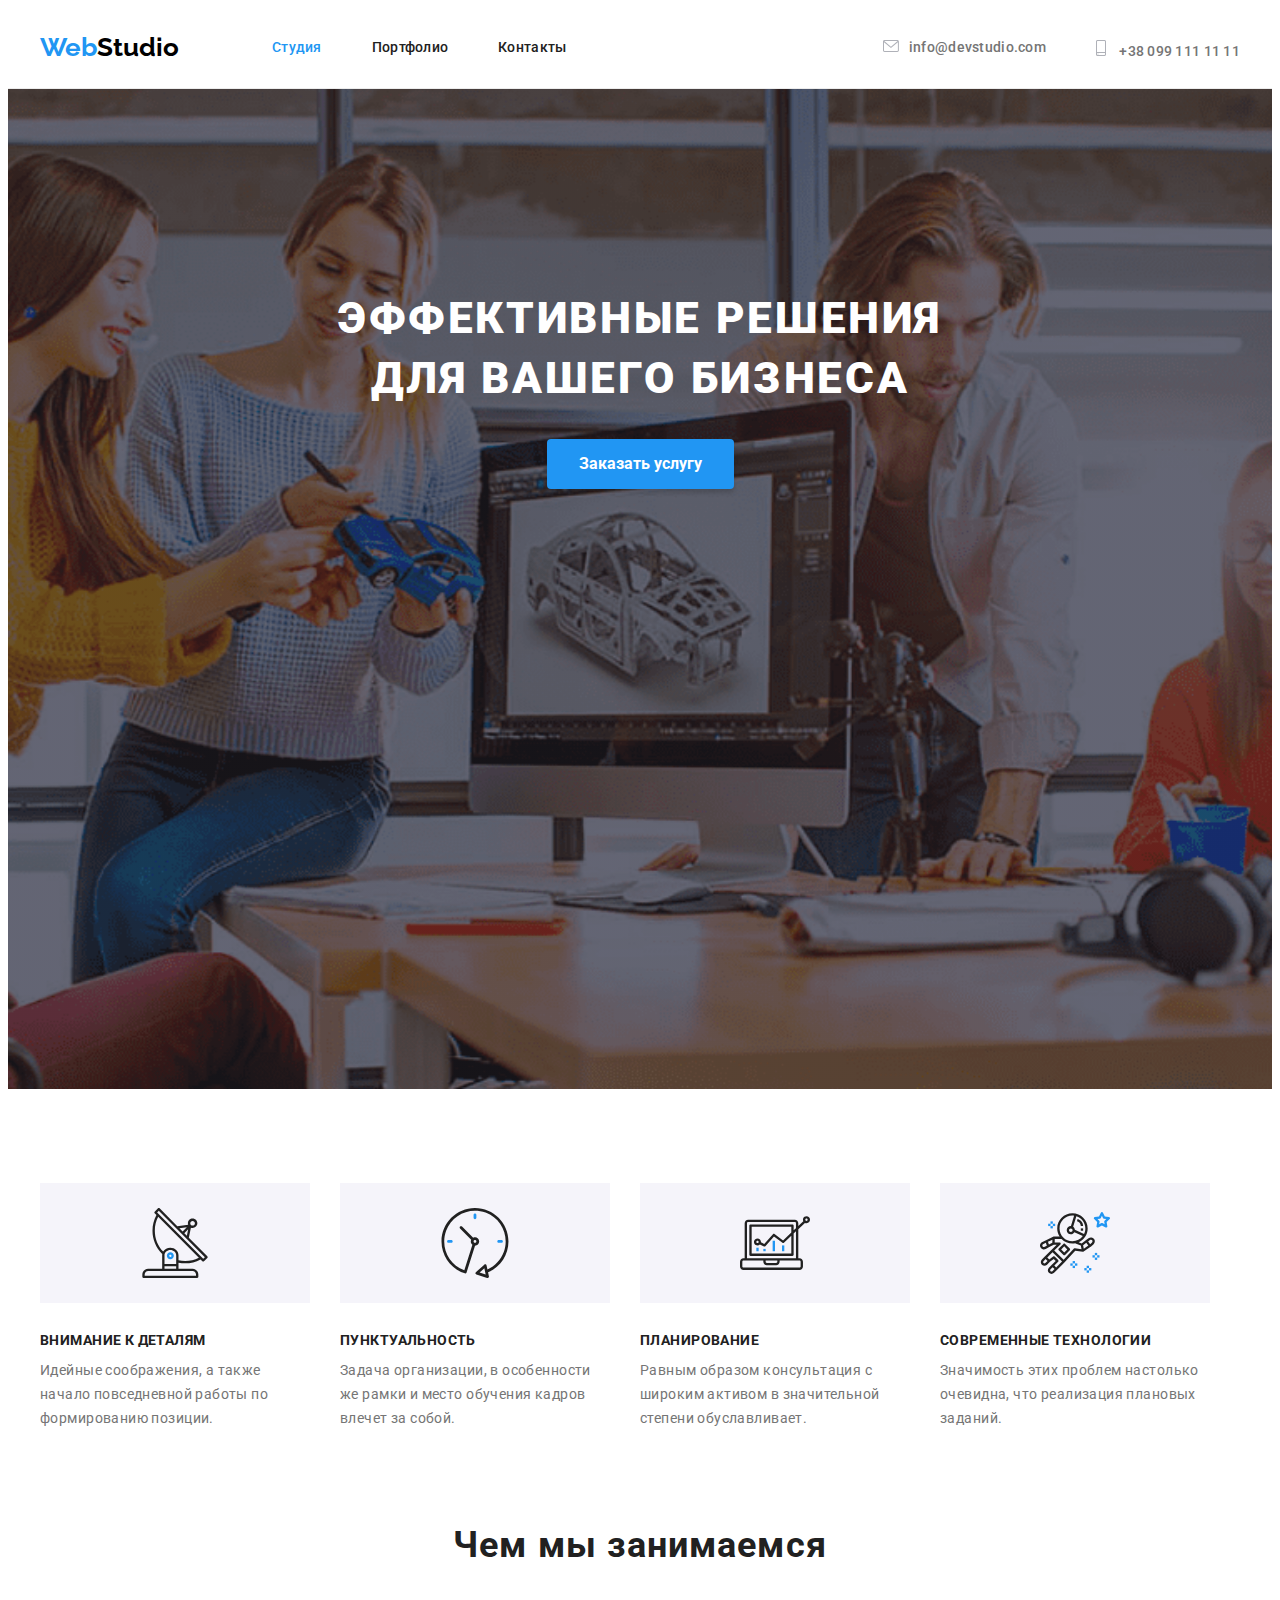
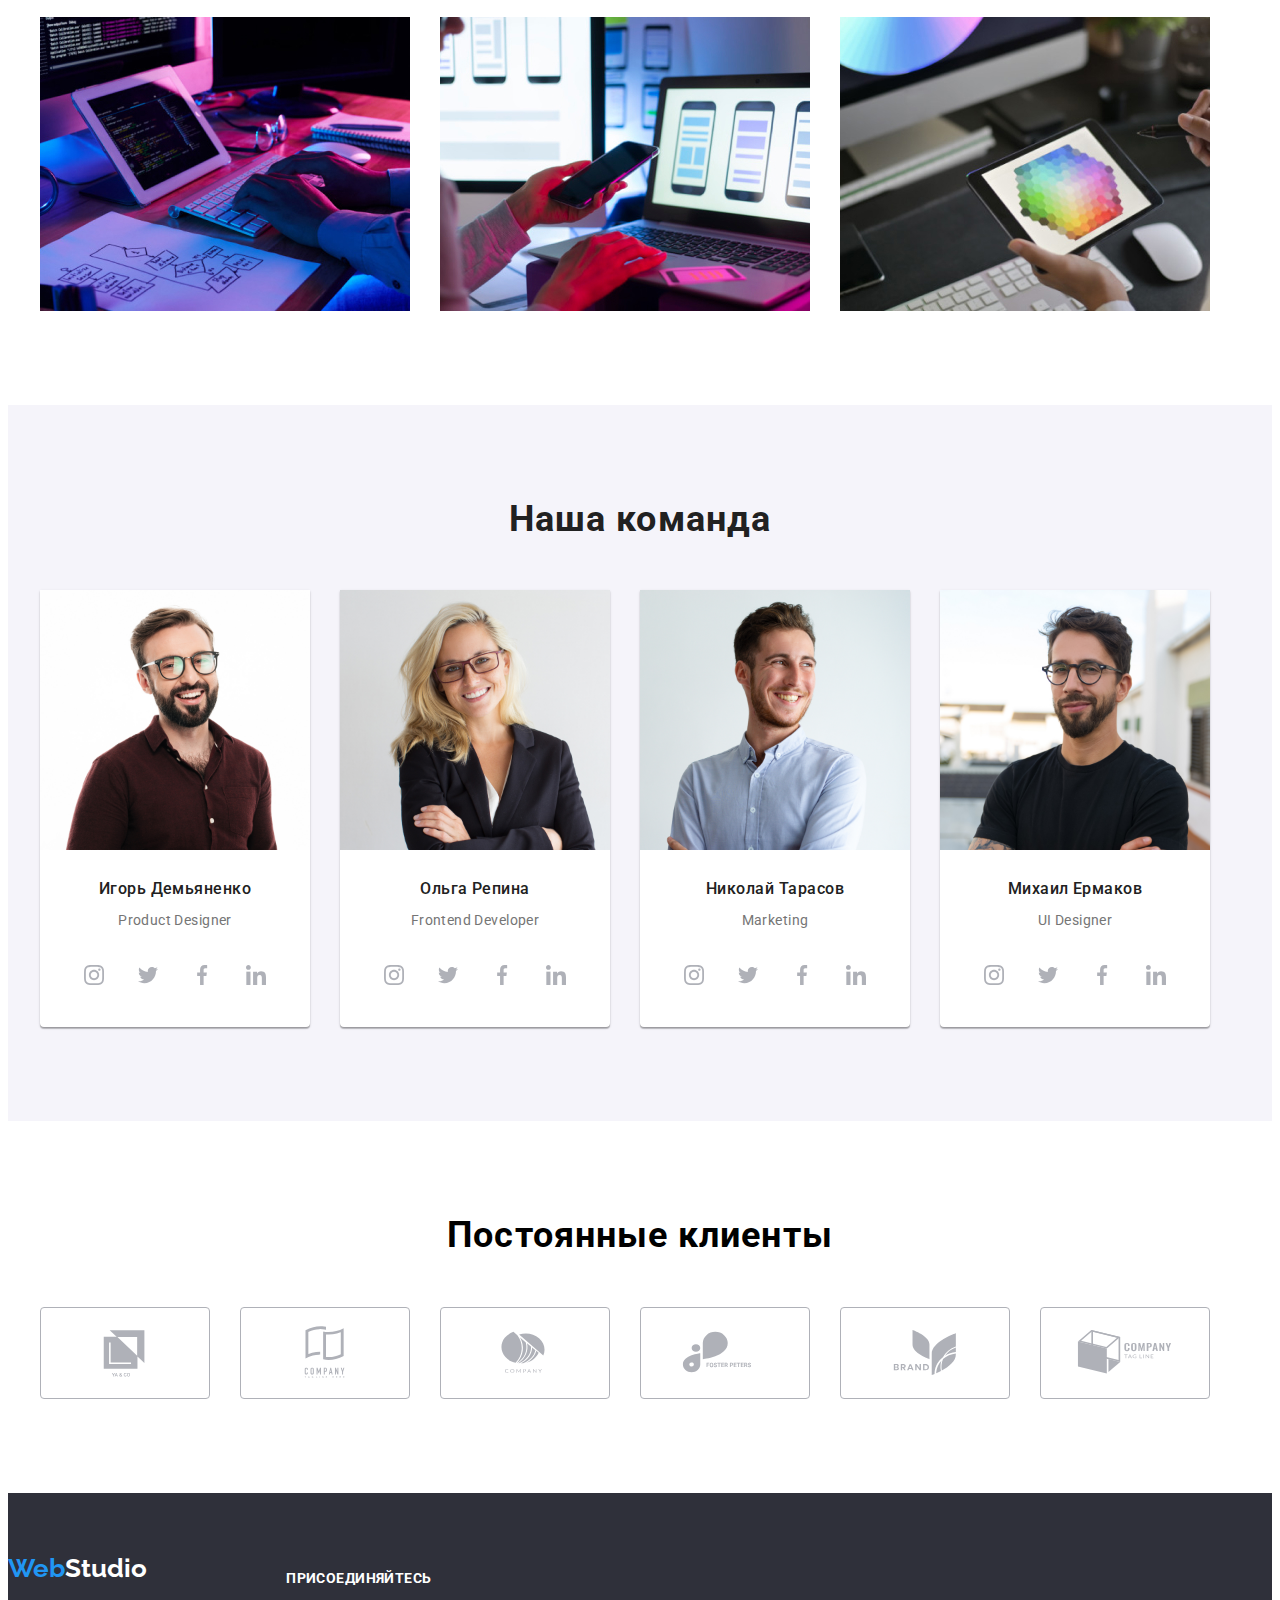
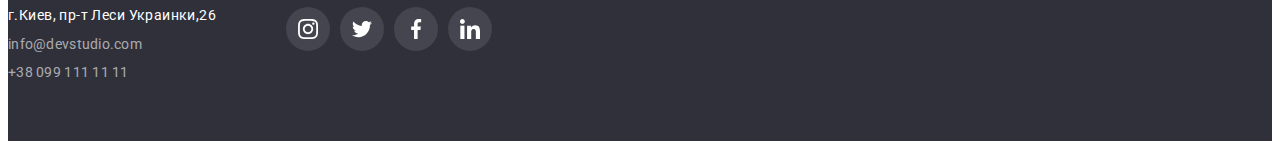
<file: index.html>
<!DOCTYPE html>
<html lang="ru">
  <head class="page">
    <meta charset="UTF-8" />
    <meta http-equiv="X-UA-Compatible" content="IE=edge" />
    <meta name="viewport" content="width=device-width, initial-scale=1.0" />
    <link rel="preconnect" href="https://fonts.googleapis.com" />
    <link rel="preconnect" href="https://fonts.gstatic.com" crossorigin />
    <link
      href="https://fonts.googleapis.com/css2?family=Raleway:wght@700&family=Roboto:wght@500;700;900&display=swap"
      rel="stylesheet"
    />
    <link
      rel="stylesheet"
      href="https://cdnjs.cloudflare.com/ajax/libs/modern-normalize/1.1.0/modern-normalize.min.css"
      integrity="sha512-wpPYUAdjBVSE4KJnH1VR1HeZfpl1ub8YT/NKx4PuQ5NmX2tKuGu6U/JRp5y+Y8XG2tV+wKQpNHVUX03MfMFn9Q=="
      crossorigin="anonymous"
      referrerpolicy="no-referrer"
    />
    <link rel="stylesheet" href="./css/styles.css" />
    <title>WebStudio</title>
  </head>
  <body class="body">
    <!--шапка страници-->

    <header class="header">
      <div class="container-header">
        <a href="index.html" class="logo-link link"
          ><span style="color: #2196f3"> Web</span>Studio
        </a>
        <!--навигация на страницы-->
        <nav class="header-nav">
          <ul class="header-list list">
            <li class="header-item">
              <a href="./index.html" class="header-link current link"
                >Студия
              </a>
            </li>
            <li class="header-item">
              <a href="./portfolio.html" class="header-link link">Портфолио </a>
            </li>
            <li class="header-item">
              <a href="#contacts" class="header-link link">Контакты </a>
            </li>
          </ul>
        </nav>
        <ul class="contact-list">
          <li class="contact-item list">
            <a href="mailto:info@devstudio.com" class="contact-mail link"
              ><svg class="contact-icon" width="16" height="12">
                <use href="./images/symbol-defs.svg#icon-envelope"></use></svg
              >info@devstudio.com
            </a>
          </li>
          <li class="contact-item list">
            <a href="tel:+380991111111" class="contact-tel link"
              ><svg class="contact-icon" width="10" height="16">
                <use href="./images/symbol-defs.svg#icon-smartphone"></use>
              </svg>
              +38 099 111 11 11
            </a>
          </li>
        </ul>
      </div>
    </header>
    <main>
      <!--Герой-->
      <section class="hero">
        <div class="background">
          <div class="container">
            <h1 class="hero-title">Эффективные решения для вашего бизнеса</h1>
            <button type="button" class="hero-btn">Заказать услугу</button>
          </div>
        </div>
      </section>
      <section class="section">
        <div class="container">
          <h2 class="visually-hidden">особенности</h2>
          <ul class="hero-list list">
            <li class="hero-item">
              <div class="container-pec">
                <svg class="hero-pec-up" width="70" height="70">
                  <use href="./images/symbol-defs.svg#icon-antenna"></use>
                </svg>
              </div>
              <h3 class="hero-ation-title title">Внимание к деталям</h3>
              <p class="hero-ation-text text">
                Идейные соображения, а также начало повседневной работы по
                формированию позиции.
              </p>
            </li>
            <li class="hero-item">
              <div class="container-pec">
                <svg class="hero-pec-up" width="70" height="70">
                  <use href="./images/symbol-defs.svg#icon-clock"></use>
                </svg>
              </div>
              <h3 class="hero-time-title title">Пунктуальность</h3>
              <p class="hero-time-text text">
                Задача организации, в особенности же рамки и место обучения
                кадров влечет за собой.
              </p>
            </li>
            <li class="hero-item">
              <div class="container-pec">
                <svg class="hero-pec-up" width="70" height="70">
                  <use href="./images/symbol-defs.svg#icon-diagram"></use>
                </svg>
              </div>
              <h3 class="hero-botton-title title">Планирование</h3>
              <p class="hero-botton-text text">
                Равным образом консультация с широким активом в значительной
                степени обуславливает.
              </p>
            </li>
            <li class="hero-item">
              <div class="container-pec">
                <svg class="hero-pec-up" width="70" height="70">
                  <use href="./images/symbol-defs.svg#icon-astronaut"></use>
                </svg>
              </div>
              <h3 class="hero-tech-title">Современные технологии</h3>
              <p class="hero-tech-text text">
                Значимость этих проблем настолько очевидна, что реализация
                плановых заданий.
              </p>
            </li>
          </ul>
        </div>
      </section>
      <section class="hero-skills">
        <div class="container">
          <h2 class="hero-skills-title title">Чем мы занимаемся</h2>
          <ul class="hero-skills-list list">
            <li class="hero-skills-item">
              <img src="./images/img1.jpg" alt="верстка" width="370" />
            </li>
            <li class="hero-skills-item">
              <img
                src="./images/img2.jpg"
                alt="мобильное приложение"
                width="370"
              />
            </li>
            <li class="hero-skills-item">
              <img src="./images/img3.jpg" alt="дизайн" width="370" />
            </li>
          </ul>
        </div>
      </section>
      <section class="about">
        <div class="container">
          <h2 class="about-title">Наша команда</h2>
          <ul class="about-list list">
            <li class="about-item">
              <img
                class="about-img"
                src="./images/img4.jpg"
                alt="подукт дизайнер"
                width="270"
              />
              <div class="card-text">
                <h3 class="about-title-top title">Игорь Демьяненко</h3>
                <p lang="en" class="about-text-top text">Product Designer</p>
                <ul class="Social list">
                  <li class="social-item">
                    <a href="" class="social-link">
                      <svg class="social-icon" width="20" height="20">
                        <use
                          href="./images/symbol-defs.svg#icon-instagram"
                        ></use>
                      </svg>
                    </a>
                  </li>
                  <li class="social-item">
                    <a href="" class="social-link">
                      <svg class="social-icon" width="20" height="20">
                        <use href="./images/symbol-defs.svg#icon-twitter"></use>
                      </svg>
                    </a>
                  </li>
                  <li class="social-item">
                    <a href="" class="social-link">
                      <svg class="social-icon" width="20" height="20">
                        <use
                          href="./images/symbol-defs.svg#icon-facebook"
                        ></use>
                      </svg>
                    </a>
                  </li>
                  <li class="social-item">
                    <a href="" class="social-link">
                      <svg class="social-icon" width="20" height="20">
                        <use
                          href="./images/symbol-defs.svg#icon-linkedin"
                        ></use>
                      </svg>
                    </a>
                  </li>
                </ul>
              </div>
            </li>
            <li class="about-item">
              <img
                class="about-img"
                src="./images/img5.jpg"
                alt="разработчик"
                width="270"
              />
              <div class="card-text">
                <h3 class="about-title-botton title">Ольга Репина</h3>
                <p lang="en" class="about-text-botton text">
                  Frontend Developer
                </p>
                <ul class="Social list">
                  <li class="social-item">
                    <a href="" class="social-link">
                      <svg class="social-icon" width="20" height="20">
                        <use
                          href="./images/symbol-defs.svg#icon-instagram"
                        ></use>
                      </svg>
                    </a>
                  </li>
                  <li class="social-item">
                    <a href="" class="social-link">
                      <svg class="social-icon" width="20" height="20">
                        <use href="./images/symbol-defs.svg#icon-twitter"></use>
                      </svg>
                    </a>
                  </li>
                  <li class="social-item">
                    <a href="" class="social-link">
                      <svg class="social-icon" width="20" height="20">
                        <use
                          href="./images/symbol-defs.svg#icon-facebook"
                        ></use>
                      </svg>
                    </a>
                  </li>
                  <li class="social-item">
                    <a href="" class="social-link">
                      <svg class="social-icon" width="20" height="20">
                        <use
                          href="./images/symbol-defs.svg#icon-linkedin"
                        ></use>
                      </svg>
                    </a>
                  </li>
                </ul>
              </div>
            </li>
            <li class="about-item">
              <img
                class="about-img"
                src="./images/img6.jpg"
                alt="маркетинг"
                width="270"
              />
              <div class="card-text">
                <h3 class="about-title-mark title">Николай Тарасов</h3>
                <p lang="en" class="about-text-mark text">Marketing</p>
                <ul class="Social list">
                  <li class="social-item">
                    <a href="" class="social-link">
                      <svg class="social-icon" width="20" height="20">
                        <use
                          href="./images/symbol-defs.svg#icon-instagram"
                        ></use>
                      </svg>
                    </a>
                  </li>
                  <li class="social-item">
                    <a href="" class="social-link">
                      <svg class="social-icon" width="20" height="20">
                        <use href="./images/symbol-defs.svg#icon-twitter"></use>
                      </svg>
                    </a>
                  </li>
                  <li class="social-item">
                    <a href="" class="social-link">
                      <svg class="social-icon" width="20" height="20">
                        <use
                          href="./images/symbol-defs.svg#icon-facebook"
                        ></use>
                      </svg>
                    </a>
                  </li>
                  <li class="social-item">
                    <a href="" class="social-link">
                      <svg class="social-icon" width="20" height="20">
                        <use
                          href="./images/symbol-defs.svg#icon-linkedin"
                        ></use>
                      </svg>
                    </a>
                  </li>
                </ul>
              </div>
            </li>
            <li class="about-item">
              <img
                class="about-img"
                src="./images/img7.jpg"
                alt="дизайнер"
                width="270"
              />
              <div class="card-text">
                <h3 class="about-title-des title">Михаил Ермаков</h3>
                <p lang="en" class="about-text-des text">UI Designer</p>
                <ul class="Social list">
                  <li class="social-item">
                    <a href="" class="social-link">
                      <svg class="social-icon" width="20" height="20">
                        <use
                          href="./images/symbol-defs.svg#icon-instagram"
                        ></use>
                      </svg>
                    </a>
                  </li>
                  <li class="social-item">
                    <a href="" class="social-link">
                      <svg class="social-icon" width="20" height="20">
                        <use href="./images/symbol-defs.svg#icon-twitter"></use>
                      </svg>
                    </a>
                  </li>
                  <li class="social-item">
                    <a href="" class="social-link">
                      <svg class="social-icon" width="20" height="20">
                        <use
                          href="./images/symbol-defs.svg#icon-facebook"
                        ></use>
                      </svg>
                    </a>
                  </li>
                  <li class="social-item">
                    <a href="" class="social-link">
                      <svg class="social-icon" width="20" height="20">
                        <use
                          href="./images/symbol-defs.svg#icon-linkedin"
                        ></use>
                      </svg>
                    </a>
                  </li>
                </ul>
              </div>
            </li>
          </ul>
        </div>
      </section>
      <section class="clients">
        <div class="container">
          <h2 class="clients-title">Постоянные клиенты</h2>
          <ul class="clients-list list">
            <li class="clients-item">
              <a href="" class="clients-link">
                <svg class="clients-icon" width="106" height="60">
                  <use href="./images/symbol-defs.svg#icon-Logo2"></use>
                </svg>
              </a>
            </li>
            <li class="clients-item">
              <a href="" class="clients-link">
                <svg class="clients-icon" width="106" height="60">
                  <use href="./images/symbol-defs.svg#icon-Logo3"></use>
                </svg>
              </a>
            </li>
            <li class="clients-item">
              <a href="" class="clients-link">
                <svg class="clients-icon" width="106" height="60">
                  <use href="./images/symbol-defs.svg#icon-Logo4"></use>
                </svg>
              </a>
            </li>
            <li class="clients-item">
              <a href="" class="clients-link">
                <svg class="clients-icon" width="106" height="60">
                  <use href="./images/symbol-defs.svg#icon-Logo5"></use>
                </svg>
              </a>
            </li>
            <li class="clients-item">
              <a href="" class="clients-link">
                <svg class="clients-icon" width="106" height="60">
                  <use href="./images/symbol-defs.svg#icon-Logo6"></use>
                </svg>
              </a>
            </li>
            <li class="clients-item">
              <a href="" class="clients-link">
                <svg class="clients-icon" width="106" height="60">
                  <use href="./images/symbol-defs.svg#icon-Logo7"></use>
                </svg>
              </a>
            </li>
          </ul>
        </div>
      </section>
    </main>
    <!--подвал-->
    <footer class="footer">
      <div class="container-footer">
        <div class="container-address">
          <a href="index.html" class="footer-logo link"
            ><span style="color: #2196f3">Web</span>Studio
          </a>
          <address class="address">
            <p class="address-text">г.Киев, пр-т Леси Украинки,26</p>
            <ul class="address-list list">
              <li class="address-item">
                <a href="" class="address-mail link list">info@devstudio.com</a>
              </li>
              <li class="adress-item">
                <a href="tel:+380991111111" class="address-tel link"
                  >+38 099 111 11 11
                </a>
              </li>
            </ul>
          </address>
        </div>
        <div class="container-Social">
          <p class="footer-text">присоединяйтесь</p>
          <ul class="Social list">
            <li class="social-item">
              <a href="" class="social-link-footer">
                <svg class="social-icon-footer" width="20" height="20">
                  <use href="./images/symbol-defs.svg#icon-instagram"></use>
                </svg>
              </a>
            </li>
            <li class="social-item">
              <a href="" class="social-link-footer">
                <svg class="social-icon-footer" width="20" height="20">
                  <use href="./images/symbol-defs.svg#icon-twitter"></use>
                </svg>
              </a>
            </li>
            <li class="social-item">
              <a href="" class="social-link-footer">
                <svg class="social-icon-footer" width="20" height="20">
                  <use href="./images/symbol-defs.svg#icon-facebook"></use>
                </svg>
              </a>
            </li>
            <li class="social-item">
              <a href="" class="social-link-footer">
                <svg class="social-icon-footer" width="20" height="20">
                  <use href="./images/symbol-defs.svg#icon-linkedin"></use>
                </svg>
              </a>
            </li>
          </ul>
        </div>
      </div>
    </footer>
  </body>
</html>
</file>
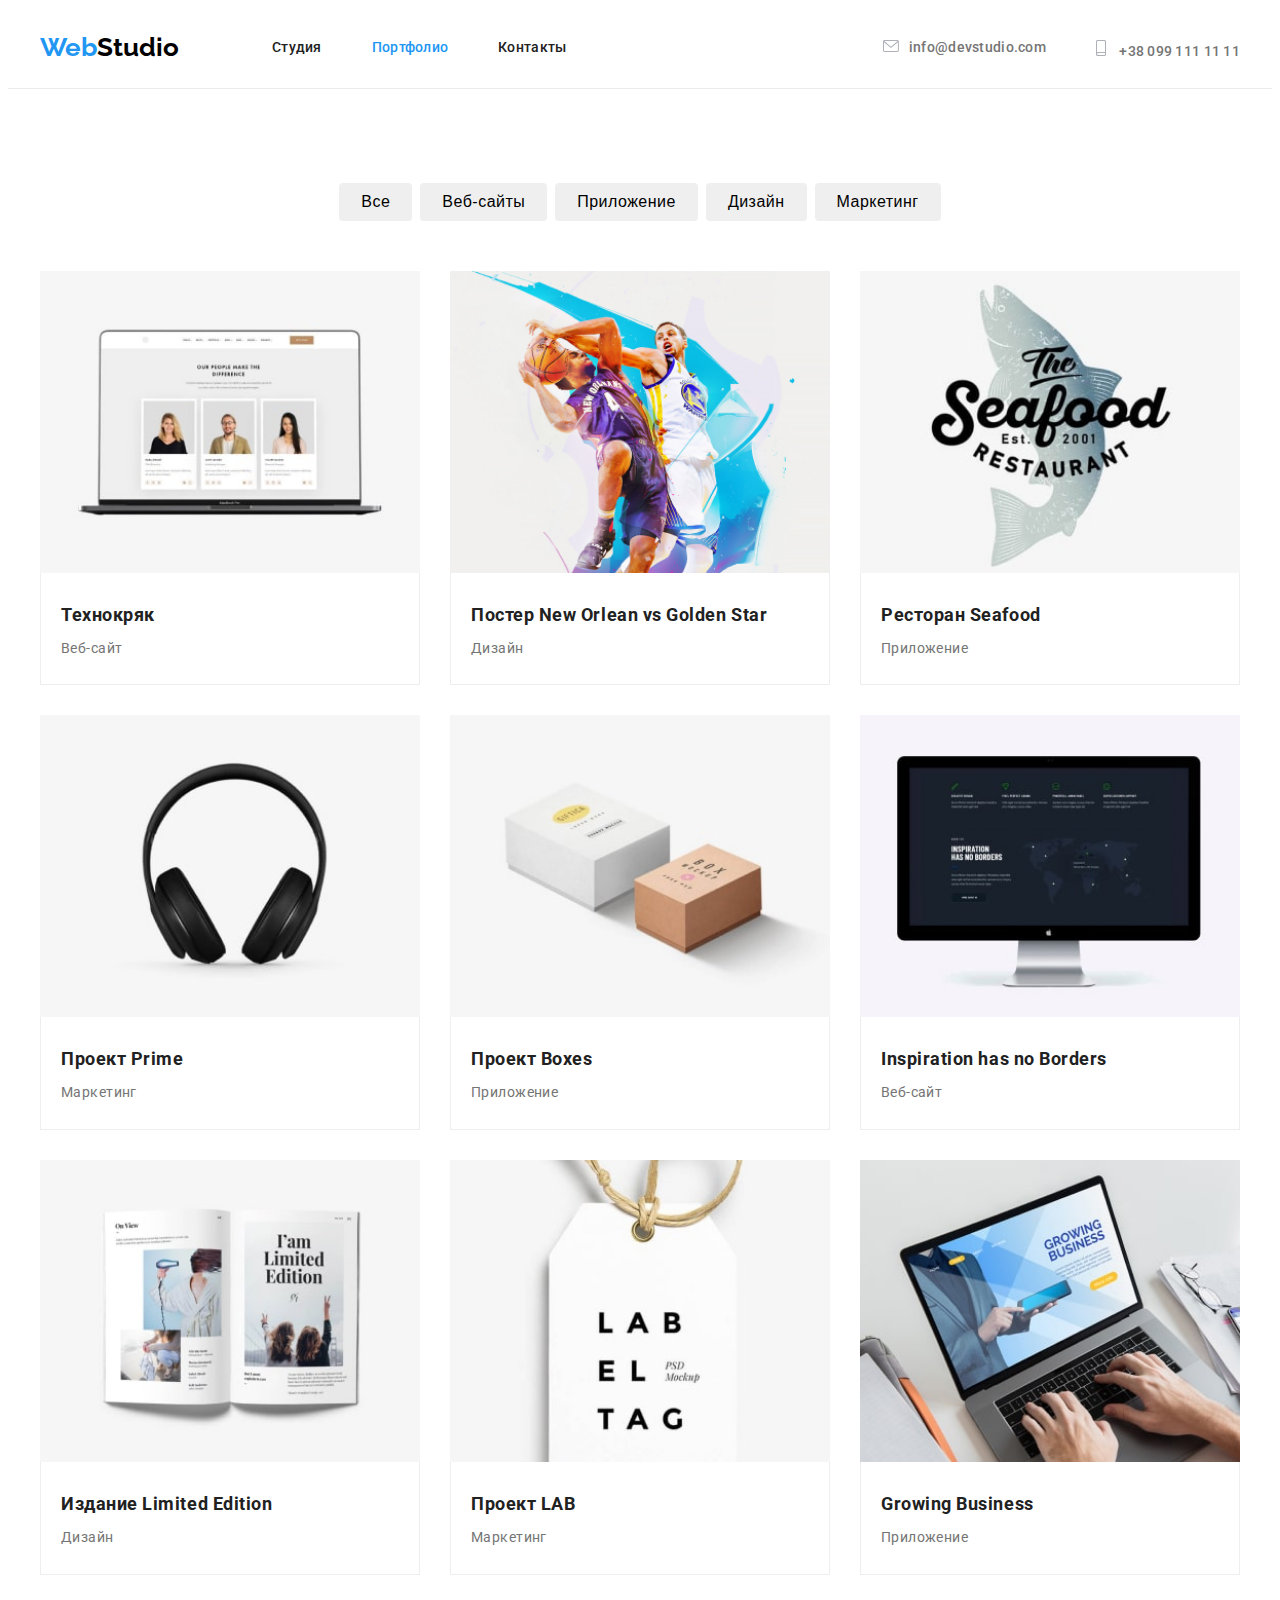
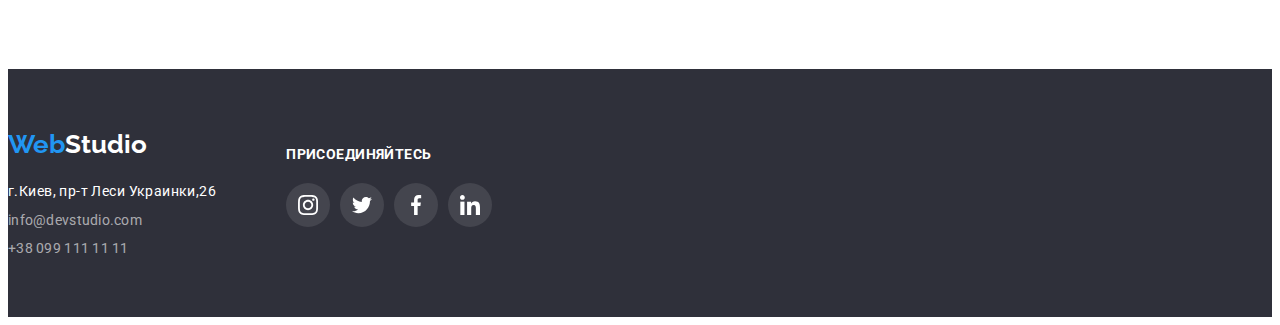
<file: portfolio.html>
<!DOCTYPE html>
<html lang="ru">
  <head class="page">
    <meta charset="UTF-8" />
    <meta http-equiv="X-UA-Compatible" content="IE=edge" />
    <meta name="viewport" content="width=device-width, initial-scale=1.0" />
    <link rel="preconnect" href="https://fonts.googleapis.com" />
    <link rel="preconnect" href="https://fonts.gstatic.com" crossorigin />
    <link
      href="https://fonts.googleapis.com/css2?family=Raleway:wght@700&family=Roboto:wght@500;700;900&display=swap"
      rel="stylesheet"
    />
    <link
      rel="stylesheet"
      href="https://cdnjs.cloudflare.com/ajax/libs/modern-normalize/1.1.0/modern-normalize.min.css"
      integrity="sha512-wpPYUAdjBVSE4KJnH1VR1HeZfpl1ub8YT/NKx4PuQ5NmX2tKuGu6U/JRp5y+Y8XG2tV+wKQpNHVUX03MfMFn9Q=="
      crossorigin="anonymous"
      referrerpolicy="no-referrer"
    />
    <link rel="stylesheet" href="./css/styles.css" />
    <title>Portfolio</title>
  </head>
  <body class="body">
    <!--шапка страници-->
    <header>
      <section class="header">
        <div class="container-header">
          <a href="index.html" class="logo-link link"
            ><span style="color: #2196f3">Web</span>Studio
          </a>
          <!--навигация на страницы-->
          <nav class="header-nav">
            <ul class="header-list list">
              <li class="header-item">
                <a href="./index.html" class="header-link link">Студия</a>
              </li>
              <li class="header-item">
                <a href="./portfolio.html" class="header-link current link"
                  >Портфолио
                </a>
              </li>
              <li class="header-item">
                <a href="#contacts" class="header-link link">Контакты</a>
              </li>
            </ul>
          </nav>
          <ul class="contact-list">
          <li class="contact-item list">            
            <a href="mailto:info@devstudio.com" class="contact-mail link"
              ><svg class="contact-icon" width="16" height="12">
                <use href="./images/symbol-defs.svg#icon-envelope"></use></svg
              >info@devstudio.com
            </a>   
          </li>          
          <li class="contact-item list">
            <a href="tel:+380991111111" class="contact-tel link"
              ><svg class="contact-icon" width="10" height="16">
                <use href="./images/symbol-defs.svg#icon-smartphone"></use>
              </svg>
              +38 099 111 11 11
            </a>
          </li>          
        </ul>
            </li>
          </ul>
        </div>
      </section>
    </header>
    <main>
      <section class="section">
        <h2 class="visually-hidden">фильтр работ</h2>
        <div class="container">
          <ul class="main-list list">
            <li class="main-item">
              <button type="button" class="main-button">Все</button>
            </li>
            <li class="main-item">
              <button type="button" class="main-button">Веб-сайты</button>
            </li>
            <li class="main-item">
              <button type="button" class="main-button">Приложение</button>
            </li>
            <li class="main-item">
              <button type="button" class="main-button">Дизайн</button>
            </li>
            <li class="main-item">
              <button type="button" class="main-button">Маркетинг</button>
            </li>
          </ul>
          <ul class="gallery-list list">
            <li class="gallery-item">
              <a href="" class="gallery-cards link">
                <img src="./images/box1.jpg" alt="верстальшики" width="370" />
                <div class="gallery-card-text">
                  <h3 class="gallery-title title">Технокряк</h3>
                  <p class="gallery-text text">Веб-сайт</p>
                </div>
              </a>
            </li>
            <li class="gallery-item">
              <a href="" class="gallery-cards link">
                <img
                  src="./images/box2.jpg"
                  alt="дизайнерские работы"
                  width="370"
                />
                <div class="gallery-card-text">
                  <h3 class="gallery-title title">
                    Постер New Orlean vs Golden Star
                  </h3>
                  <p class="gallery-text text">Дизайн</p>
                </div>
              </a>
            </li>
            <li class="gallery-item">
              <a href="" class="gallery-cards link">
                <img
                  src="./images/box3.jpg"
                  alt="разроботка приложений"
                  width="370"
                />
                <div class="gallery-card-text">
                  <h3 class="gallery-title title">Ресторан Seafood</h3>
                  <p class="gallery-text text">Приложение</p>
                </div>
              </a>
            </li>
            <li class="gallery-item">
              <a href="" class="gallery-cards link">
                <img src="./images/box4.jpg" alt="продвижение" width="370" />
                <div class="gallery-card-text">
                  <h3 class="gallery-title title">Проект Prime</h3>
                  <p class="gallery-text text">Маркетинг</p>
                </div>
              </a>
            </li>
            <li class="gallery-item">
              <a href="" class="gallery-cards link">
                <img src="./images/box5.jpg" alt="разработка" width="370" />
                <div class="gallery-card-text">
                  <h3 class="gallery-title title">Проект Boxes</h3>
                  <p class="gallery-text text">Приложение</p>
                </div>
              </a>
            </li>
            <li class="gallery-item">
              <a href="" class="gallery-cards link">
                <img
                  src="./images/box6.jpg"
                  alt=" работа с сайтами"
                  width="370"
                />
                <div class="gallery-card-text">
                  <h3 class="gallery-title title" lang="en">
                    Inspiration has no Borders
                  </h3>
                  <p class="gallery-text text">Веб-сайт</p>
                </div>
              </a>
            </li>
            <li class="gallery-item">
              <a href="" class="gallery-cards link">
                <img src="./images/box7.jpg" alt="уникальность" width="370" />
                <div class="gallery-card-text">
                  <h3 class="gallery-title title">Издание Limited Edition</h3>
                  <p class="gallery-text text">Дизайн</p>
                </div>
              </a>
            </li>
            <li class="gallery-item">
              <a href="" class="gallery-cards link">
                <img src="./images/box8.jpg" alt="реклама" width="370" />
                <div class="gallery-card-text">
                  <h3 class="gallery-title title">Проект LAB</h3>
                  <p class="gallery-text text">Маркетинг</p>
                </div>
              </a>
            </li>
            <li class="gallery-item">
              <a href="" class="gallery-cards link">
                <img
                  src="./images/box9.jpg"
                  alt=" помошь в бизнесе"
                  width="370"
                />
                <div class="gallery-card-text">
                  <h3 class="gallery-title title" lang="en">
                    Growing Business
                  </h3>
                  <p class="gallery-text text">Приложение</p>
                </div>
              </a>
            </li>
          </ul>
        </div>
      </section>
    </main>
     <!--подвал-->
    <footer class="footer">
      <div class="container-footer">
        <div class="container-address">
          <a href="index.html" class="footer-logo link"
            ><span style="color: #2196f3">Web</span>Studio
          </a>
          <address class="address">
            <p class="address-text">г.Киев, пр-т Леси Украинки,26</p>
            <ul class="address-list list">
              <li class="address-item">
                <a href="" class="address-mail link list">info@devstudio.com</a>
              </li>
              <li class="adress-item">
                <a href="tel:+380991111111" class="address-tel link"
                  >+38 099 111 11 11
                </a>
              </li>
            </ul>
          </address>
        </div>
        <div class="container-Social">
          <p class="footer-text">присоединяйтесь</p>
          <ul class="Social list">
            <li class="social-item">
              <a href="" class="social-link-footer">
                <svg class="social-icon-footer" width="20" height="20">
                  <use href="./images/symbol-defs.svg#icon-instagram"></use>
                </svg>
              </a>
            </li>
            <li class="social-item">
              <a href="" class="social-link-footer">
                <svg class="social-icon-footer" width="20" height="20">
                  <use href="./images/symbol-defs.svg#icon-twitter"></use>
                </svg>
              </a>
            </li>
            <li class="social-item">
              <a href="" class="social-link-footer">
                <svg class="social-icon-footer" width="20" height="20">
                  <use href="./images/symbol-defs.svg#icon-facebook"></use>
                </svg>
              </a>
            </li>
            <li class="social-item">
              <a href="" class="social-link-footer">
                <svg class="social-icon-footer" width="20" height="20">
                  <use href="./images/symbol-defs.svg#icon-linkedin"></use>
                </svg>
              </a>
            </li>
          </ul>
        </div>
      </div>
    </footer>
  </body>
</html>
</file>
<file: css/styles.css>
:root {
  --primari-text-color: #757575;
  --title-text-color: #212121;
  --accent-color: #2196f3;
  --white-text-color: #ffffff;
  --black-backg-color: #2f303a;
  --button-color: #188ce8;
  --footer-color: rgba(255, 255, 255, 0.6);
  --fon-color: #f5f4fa;
  --border-image: #eeeeee;
  --background-hero: rgba(47, 48, 58, 0.4);
  --hero-pec: #f5f4fa;
  --social-link: #afb1b8;
  --border-boxc: #afb1b8;
}

body {
  font-family: "Roboto", sans-serif, "Raleway";
}

.container {
  width: 1200px;
  padding-left: 15px;
  padding-right: 15px;
  margin: 0;
}

p,
h1,
h2,
h3,
h4,
h5,
h6 {
  margin: 0;
}

ul,
ol {
  padding-left: 0;
  margin: 0;
}

button {
  cursor: pointer;
}

img {
  display: block;
  width: 100%;
  height: auto;
}

a.phone-style {
  color: #3e3a37;
  text-decoration: none;
}

.link {
  text-decoration: none;
}

.list {
  list-style: none;
}

.visually-hidden {
  position: absolute;
  white-space: nowrap;
  width: 1px;
  height: 1px;
  overflow: hidden;
  border: 0;
  padding: 0;
  clip: rect(0 0 0 0);
  clip-path: inset(50%);
  margin: -1px;
}

.title {
  font-weight: 700;
  font-size: 14px;
  line-height: 1.14;
  letter-spacing: 0.03em;
  text-transform: none;
}

.text {
  font-weight: 400;
  font-size: 14px;
  line-height: 1.71;
  letter-spacing: 0.03em;
  text-transform: none;
}

.section {
  padding-top: 94px;
  padding-bottom: 94px;
}

/*header*/

.header {
  border-bottom: 1px solid #ececec;
}

.container-header {
  width: 1200px;
  height: 80px;
  padding-left: 15px;
  padding-right: 15px;
  margin: 0 auto;
  display: flex;
}

.logo-link {
  font-family: Raleway;
  align-items: center;
  display: block;
  padding-top: 24px;
  padding-bottom: 25px;
}

.header-link.current {
  color: var(--button-color);
}

.logo-link {
  color: #000000;
  font-weight: 700;
  font-size: 26px;
  line-height: 1.19;
  text-decoration: none;

  align-items: center;
  display: block;
}

/* site nav */

.header-nav {
  margin-left: 93px;
}

.header-list {
  display: flex;
}

.header-item {
  display: block;

  margin-right: 50px;
}

.header-link.current {
  color: var(--accent-color);
}

.header-link {
  display: block;
  font-weight: 500;
  font-size: 14px;
  line-height: 1.14;
  letter-spacing: 0.02em;
  color: var(--title-text-color);

  padding-top: 32px;
  padding-bottom: 32px;
}

.header-link:hover,
.header-link:focus {
  color: var(--button-color);
}

.header-link :active {
  color: var(--accent-color);
}

.contact-list {
  display: flex;
  margin-left: auto;
}

.contact-item {
  display: block;
  justify-content: center;
  align-items: center;
}

.contact-mail {
  font-weight: 500;
  font-size: 14px;
  line-height: 1.14;
  letter-spacing: 0.02em;
  color: var(--primari-text-color);

  display: block;
  justify-content: center;
  align-items: center;
  padding-top: 32px;
  padding-bottom: 32px;
}

.contact-mail:hover,
.contact-mail:focus {
  color: var(--button-color);
}

.contact-mail:hover .contact-icon,
.contact-mail:focus .contact-icon {
  fill: var(--button-color);
}

.contact-item + .contact-item {
  margin-left: 50px;
}

.contact-tel {
  font-weight: 500;
  font-size: 14px;
  line-height: 1.14;
  letter-spacing: 0.02em;
  color: var(--primari-text-color);

  display: block;
  padding-top: 32px;
  padding-bottom: 32px;
}

.contact-tel:hover,
.contact-tel:focus {
  color: var(--button-color);
}

.contact-tel:hover .contact-icon,
.contact-tel:focus .contact-icon {
  fill: var(--button-color);
}

.contact-icon {
  margin-right: 10px;
  fill: var(--social-link);
}

/*----------- hero ------*/

.hero {
  margin: 0 auto;
  background-color: var(--black-backg-color);
  text-align: center;
  padding-top: 200px;
  padding-bottom: 200px;

  max-width: 1600px;
  height: 600px;
  background-image: linear-gradient(
      rgba(47, 48, 58, 0.4),
      rgba(47, 48, 58, 0.4)
    ),
    url("../images/fon.png");
  background-repeat: no-repeat;
  background-position: center;
  background-size: cover;
}

.hero-title {
  font-weight: 900;
  font-size: 44px;
  line-height: 1.36;
  letter-spacing: 0.06em;
  color: var(--white-text-color);
  text-transform: uppercase;

  margin-top: 0;
  margin-bottom: 30px;
  margin-left: auto;
  margin-right: auto;
  max-width: 696px;
}

/* button */

.hero-btn {
  font-family: "Roboto";
  font-weight: 700;
  font-size: 16px;
  line-height: 1.87;
  color: var(--white-text-color);
  background: var(--accent-color);
  box-shadow: 0px 4px 4px rgba(0, 0, 0, 0.15);
  border-radius: 4px;
  border: none;
  padding: 10px 32px;
}
/*------------ особености-----------*/
.section {
  padding-top: 94px;
  padding-bottom: 94px;
}

.hero-list {
  display: flex;
}

.hero-item {
  margin-right: 30px;
}

.hero-item:last-child {
  margin: 0;
}

.container-pec {
  display: flex;
  justify-content: center;
  align-items: center;

  width: 270px;
  height: 120px;
  background-color: var(--hero-pec);
}

.hero-pec-item:last-child {
  margin: 0;
}

.hero-pec-up {
  display: block;
  justify-content: center;
  align-items: center;
  fill: var(--title-text-color);
}

.hero-ation-title {
  text-transform: uppercase;
  color: var(--title-text-color);
  margin-top: 30px;
  margin-bottom: 10px;
}

.hero-ation-text {
  color: var(--primari-text-color);
  display: block;
  max-width: 270px;
}

.hero-time-title {
  text-transform: uppercase;
  color: var(--title-text-color);
  margin-top: 30px;
  margin-bottom: 10px;
}

.hero-time-text {
  color: var(--primari-text-color);
  display: block;
  max-width: 270px;
}

.hero-botton-title {
  text-transform: uppercase;
  color: var(--title-text-color);
  margin-top: 30px;
  margin-bottom: 10px;
}

.hero-botton-text {
  color: var(--primari-text-color);
  display: block;
  max-width: 270px;
}

.hero-tech-title {
  text-transform: uppercase;
  color: var(--title-text-color);
  font-weight: 700;
  font-size: 14px;
  line-height: 1.14;
  letter-spacing: 0.03em;
  margin-top: 30px;
  margin-bottom: 10px;
}

.hero-tech-text {
  color: var(--primari-text-color);
  display: block;
  max-width: 270px;
}

/*----------hero-skills--------*/

.hero-skills {
  padding-top: 0;
  padding-bottom: 94px;
}

.hero-skills-title {
  font-weight: 700;
  font-size: 36px;
  line-height: 1.16;
  letter-spacing: 0.03em;
  color: var(--title-text-color);

  text-align: center;
  margin-bottom: 50px;
}

.hero-skills-list {
  display: flex;
  gap: 30px;
}

.hero-skills-item {
  display: block;
}

/*-------- about------- */

.about {
  background-color: var(--fon-color);
  padding-top: 94px;
  padding-bottom: 94px;
}
.about-list {
  display: flex;
  margin-top: 50px;
}

.about-title {
  font-weight: 700;
  font-size: 36px;
  line-height: 1.16;
  letter-spacing: 0.03em;
  color: var(--title-text-color);
  text-align: center;
}

.about-item {
  margin-right: 30px;
  width: 270px;
  box-sizing: border-box;
  box-shadow: 0px 1px 3px rgba(0, 0, 0, 0.12), 0px 1px 1px rgba(0, 0, 0, 0.14),
    0px 2px 1px rgba(0, 0, 0, 0.2);
  border-radius: 0px 0px 4px 4px;
  background-color: var(--white-text-color);
}

.about-item:last-child {
  margin: 0;
}

.about-img {
  display: block;
  width: 100%;
  height: auto;
}

.card-text {
  padding-top: 30px;
  padding-bottom: 30px;
}

.about-title-top {
  font-weight: 500;
  font-size: 16px;
  line-height: 1.18;
  letter-spacing: 0.03em;
  color: var(--title-text-color);
  text-align: center;
  margin-bottom: 10px;
}

.about-text-top {
  color: var(--primari-text-color);
  text-align: center;
  margin-bottom: 16px;
}

.Social {
  display: flex;
  justify-content: center;
}

.social-item + .social-item {
  margin-left: 10px;
}

.social-link {
  width: 44px;
  height: 44px;
  background-color: var(--white-text-color);
  border-radius: 50%;
  display: flex;
  justify-content: center;
  align-items: center;
  fill: var(--white-text-color);
}

.social-link:focus,
.social-link:hover {
  background-color: var(--accent-color);
}

.social-icon {
  fill: var(--social-link);
}

.social-link:hover .social-icon,
.social-link:focus .social-icon {
  fill: var(--white-text-color);
}

.about-title-botton {
  font-weight: 500;
  font-size: 16px;
  line-height: 1.18;
  letter-spacing: 0.03em;
  color: var(--title-text-color);
  text-align: center;
  margin-bottom: 10px;
}

.about-text-botton {
  color: var(--primari-text-color);
  text-align: center;
  margin-bottom: 16px;
}

.about-title-mark {
  font-weight: 500;
  font-size: 16px;
  line-height: 1.18;
  letter-spacing: 0.03em;
  color: var(--title-text-color);
  text-align: center;
  margin-bottom: 10px;
}

.about-text-mark {
  color: var(--primari-text-color);
  text-align: center;
  margin-bottom: 16px;
}

.about-title-des {
  font-weight: 500;
  font-size: 16px;
  line-height: 1.18;
  letter-spacing: 0.03em;
  color: var(--title-text-color);
  text-align: center;
  margin-bottom: 10px;
}

.about-text-des {
  color: var(--primari-text-color);
  text-align: center;
  margin-bottom: 16px;
}

.clients {
  padding-top: 94px;
  padding-bottom: 94px;
}

.clients-title {
  font-style: normal;
  font-weight: 700;
  font-size: 36px;
  line-height: 1.16;
  text-align: center;
  letter-spacing: 0.03em;
  margin-bottom: 50px;
}

.clients-list {
  display: flex;
}

.clients-item + .clients-item {
  margin-left: 30px;
}

.clients-link {
  display: flex;
  width: 170px;
  height: 92px;
  border: 1px solid var(--border-boxc);
  box-sizing: border-box;
  border-radius: 4px;

  justify-content: center;
  align-items: center;
}

.clients-link:hover,
.clients-link:focus {
  border-color: var(--accent-color);
}

.clients-icon {
  fill: var(--social-link);
}

.clients-link:hover .clients-icon,
.clients-link:focus .clients-icon {
  fill: var(--accent-color);
  border-color: var(--accent-color);
}

/*-----------footer--------------*/

.footer {
  background-color: var(--black-backg-color);
  padding-top: 60px;
  padding-bottom: 60px;
}

.container-footer {
  display: flex;
}

.container-address {
  display: block;
}

.footer-logo {
  font-family: "Raleway";
  font-weight: 700;
  font-size: 26px;
  line-height: 1.19;
  color: var(--white-text-color);
  margin-top: 60px;
}

.address {
  margin-top: 20px;
}

.address-text {
  font-style: normal;
  font-weight: 400;
  font-size: 14px;
  line-height: 1.71;
  letter-spacing: 0.03em;
  color: var(--white-text-color);
  display: block;
  margin-bottom: 9px;
}

.address-mail {
  font-style: normal;
  font-weight: 400;
  font-size: 14px;
  line-height: 1.14;
  letter-spacing: 0.02em;
  color: var(--footer-color);

  display: block;
  margin-bottom: 9px;
}

.address-mail:hover,
.address-mail:focus {
  color: var(--button-color);
}

.address-tel {
  font-style: normal;
  font-weight: 400;
  font-size: 14px;
  line-height: 1.14;
  letter-spacing: 0.02em;
  color: var(--footer-color);
}

.address-tel:hover,
.address-tel:focus {
  color: var(--button-color);
}

.container-Social {
  display: flex;
  flex-direction: column;
  justify-content: flex-end;
  align-items: flex-start;
  color: var(--white-text-color);
  margin-left: 70px;
  margin-bottom: 30px;
}

.Social {
  margin-top: 20px;
}

.social-link-footer {
  width: 44px;
  height: 44px;
  background: rgba(255, 255, 255, 0.1);
  border-radius: 50%;
  display: flex;
  justify-content: center;
  align-items: center;
  fill: var(--white-text-color);
}

.social-link-footer:hover,
.social-link-footer:focus {
  background-color: var(--accent-color);
}

.social-icon-footer {
  fill: var(--white-text-color);
}

.footer-text {
  font-weight: 700;
  font-size: 14px;
  line-height: 1.14;
  letter-spacing: 0.03em;
  text-transform: uppercase;
  text-align: center;
  margin-left: 0;
}

/*-----Портфолио-----*/

.main {
  padding-top: 94px;
  padding-bottom: 94px;
}

.container-main {
  width: 1200px;
  padding-left: 15px;
  padding-right: 15px;

  margin-right: auto;
  margin-left: auto;
}

.main-list {
  display: flex;
  justify-content: center;

  margin-bottom: 50px;
}

.main-item {
  display: inline-block;
}

.main-item:not(:last-child) {
  margin-right: 8px;
}

.main-button {
  font-weight: 500;
  font-size: 16px;
  line-height: 1.6;
  text-align: center;
  letter-spacing: 0.03em;
  text-transform: none;

  border: none;
  border-radius: 4px;
  padding: 6px 22px;

  box-shadow: ;
  transition: transform 300ms, box-shadow 300ms;
}

.main-button:hover,
.main-button:focus {
  background-color: var(--button-color);
  color: var(--white-text-color);
  transform: translate(0px 3px);
  box-shadow: 0px 3px 1px rgba(0, 0, 0, 0.1), 0px 1px 2px rgba(0, 0, 0, 0.08),
    0px 2px 2px rgba(0, 0, 0, 0.12);
}

.container {
  margin-left: auto;
  margin-right: auto;
}

/*------gallery------*/

.gallery-list {
  display: flex;
  flex-wrap: wrap;

  margin-right: -30px;
  margin-top: -30px;
}

.gallery-list > .gallery-item {
  background: var(--white-text-color);
  display: block;
  flex-basis: calc(100% / 3 - 30px);
  margin-right: 30px;
  margin-top: 30px;
  box-shadow: ;
  transition: transform 100ms, box-shadow 100ms;
}

.gallery-cards {
  display: block;
}

.gallery-cards:hover,
.gallery-cards:focus {
  transform: translate(0px 1px);
  box-shadow: 0px 1px 1px rgba(0, 0, 0, 0.12), 0px 4px 4px rgba(0, 0, 0, 0.06),
    1px 4px 6px rgba(0, 0, 0, 0.16);
}

.gallery-card-text {
  border-left: 1px solid var(--border-image);
  border-right: 1px solid var(--border-image);
  border-bottom: 1px solid var(--border-image);
  padding: 24px 20px;
}

.gallery-title {
  color: var(--title-text-color);
  font-size: 18px;
  line-height: 2;
  margin-bottom: 4px;
}

.gallery-text {
  color: var(--primari-text-color);
}
</file>
